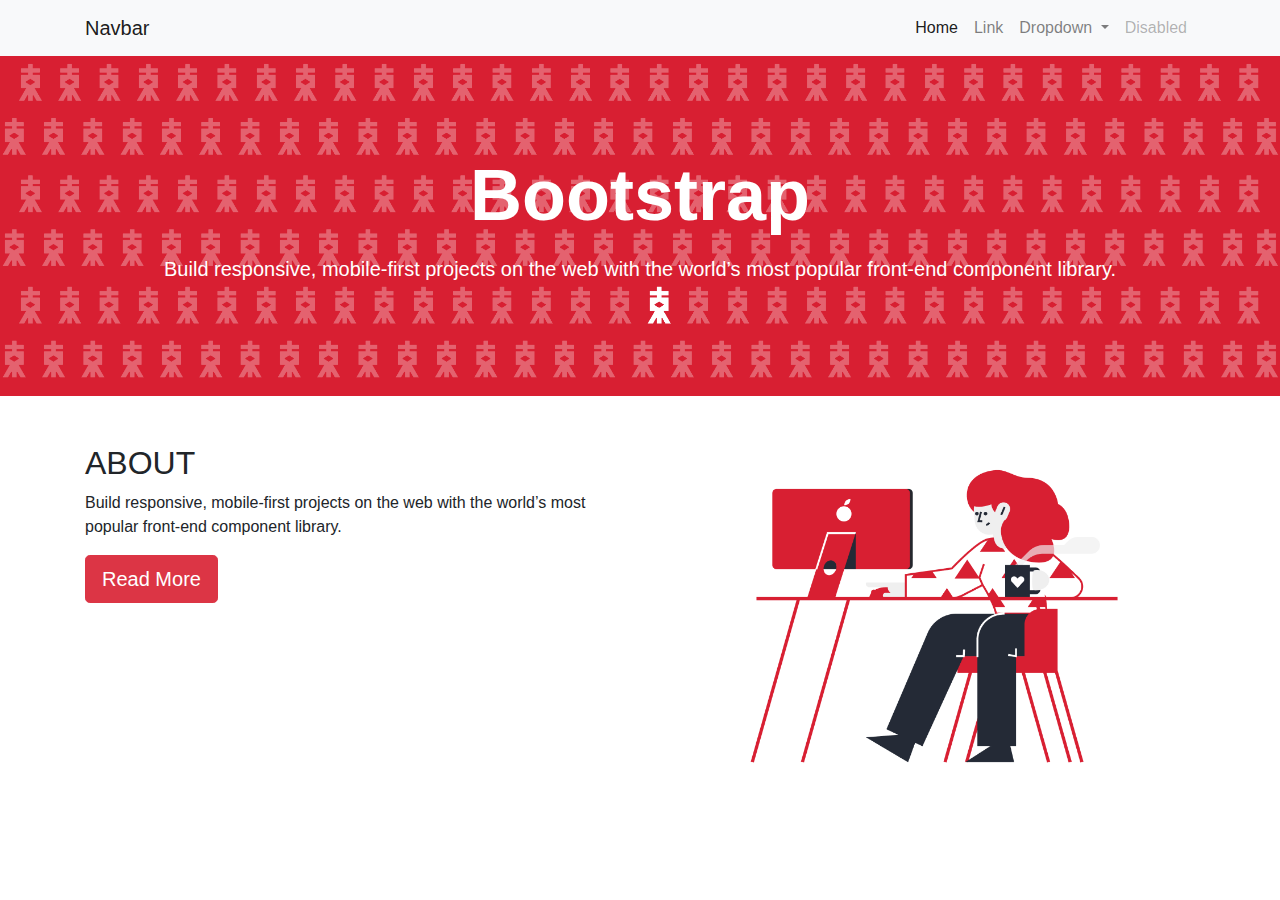
<file: index.html>
<!doctype html>
<html lang="ja">
  <head>
    <!-- Required meta tags -->
    <meta charset="utf-8">
    <meta name="viewport" content="width=device-width, initial-scale=1, shrink-to-fit=no">

    <!-- Bootstrap CSS -->
    <link rel="stylesheet" href="https://stackpath.bootstrapcdn.com/bootstrap/4.4.1/css/bootstrap.min.css" integrity="sha384-Vkoo8x4CGsO3+Hhxv8T/Q5PaXtkKtu6ug5TOeNV6gBiFeWPGFN9MuhOf23Q9Ifjh" crossorigin="anonymous">
    <link rel="stylesheet" href="./css/style.css">
    <title>Hello, world!</title>
  </head>
  <body>

    <nav class="navbar navbar-expand-lg navbar-light bg-light">
        <div class="container">
            <a class="navbar-brand" href="#">Navbar</a>
            <button class="navbar-toggler" type="button" data-toggle="collapse" data-target="#navbarSupportedContent" aria-controls="navbarSupportedContent" aria-expanded="false" aria-label="Toggle navigation">
              <span class="navbar-toggler-icon"></span>
            </button>
          
            <div class="collapse navbar-collapse" id="navbarSupportedContent">
              <ul class="navbar-nav ml-auto">
                <li class="nav-item active">
                  <a class="nav-link" href="#">Home <span class="sr-only">(current)</span></a>
                </li>
                <li class="nav-item">
                  <a class="nav-link" href="#">Link</a>
                </li>
                <li class="nav-item dropdown">
                  <a class="nav-link dropdown-toggle" href="#" id="navbarDropdown" role="button" data-toggle="dropdown" aria-haspopup="true" aria-expanded="false">
                    Dropdown
                  </a>
                  <div class="dropdown-menu" aria-labelledby="navbarDropdown">
                    <a class="dropdown-item" href="#">Action</a>
                    <a class="dropdown-item" href="#">Another action</a>
                    <div class="dropdown-divider"></div>
                    <a class="dropdown-item" href="#">Something else here</a>
                  </div>
                </li>
                <li class="nav-item">
                  <a class="nav-link disabled" href="#" tabindex="-1" aria-disabled="true">Disabled</a>
                </li>
              </ul>
            
            </div>
            
        </div>
       
      </nav>

      <section class="top py-5 text-white">

        <div class="container py-5">
            <h1 class="text-center  display-3 font-weight-bold mb-3">Bootstrap</h1>
            <p class="text-center lead">Build responsive, mobile-first projects on the web with the world’s most popular front-end component library.</p>
        </div>


      </section>


     <section class="about py-5">
       <div class="container">
         <div class="row">

              <div class="col-md-6 mb-5 ">
              <h2>ABOUT</h2>
              <p>Build responsive, mobile-first projects on the web with the world’s most popular front-end component library.</p>
              <button class="btn btn-danger btn-lg">Read More</button>
              </div>

             <div class="col-md-6">
             <img src="./img/about.png" alt="" class="w-100">
            </div>
            
         </div>
       </div>

     </section>

      <section class="service">
        
      </section>


      <section class="plans">


      </section>


      <section class="contact">

      </section>


      <footer>

      </footer>



    <!-- Optional JavaScript -->
    <!-- jQuery first, then Popper.js, then Bootstrap JS -->
    <script src="https://code.jquery.com/jquery-3.4.1.slim.min.js" integrity="sha384-J6qa4849blE2+poT4WnyKhv5vZF5SrPo0iEjwBvKU7imGFAV0wwj1yYfoRSJoZ+n" crossorigin="anonymous"></script>
    <script src="https://cdn.jsdelivr.net/npm/popper.js@1.16.0/dist/umd/popper.min.js" integrity="sha384-Q6E9RHvbIyZFJoft+2mJbHaEWldlvI9IOYy5n3zV9zzTtmI3UksdQRVvoxMfooAo" crossorigin="anonymous"></script>
    <script src="https://stackpath.bootstrapcdn.com/bootstrap/4.4.1/js/bootstrap.min.js" integrity="sha384-wfSDF2E50Y2D1uUdj0O3uMBJnjuUD4Ih7YwaYd1iqfktj0Uod8GCExl3Og8ifwB6" crossorigin="anonymous"></script>
  </body>
</html>
</file>
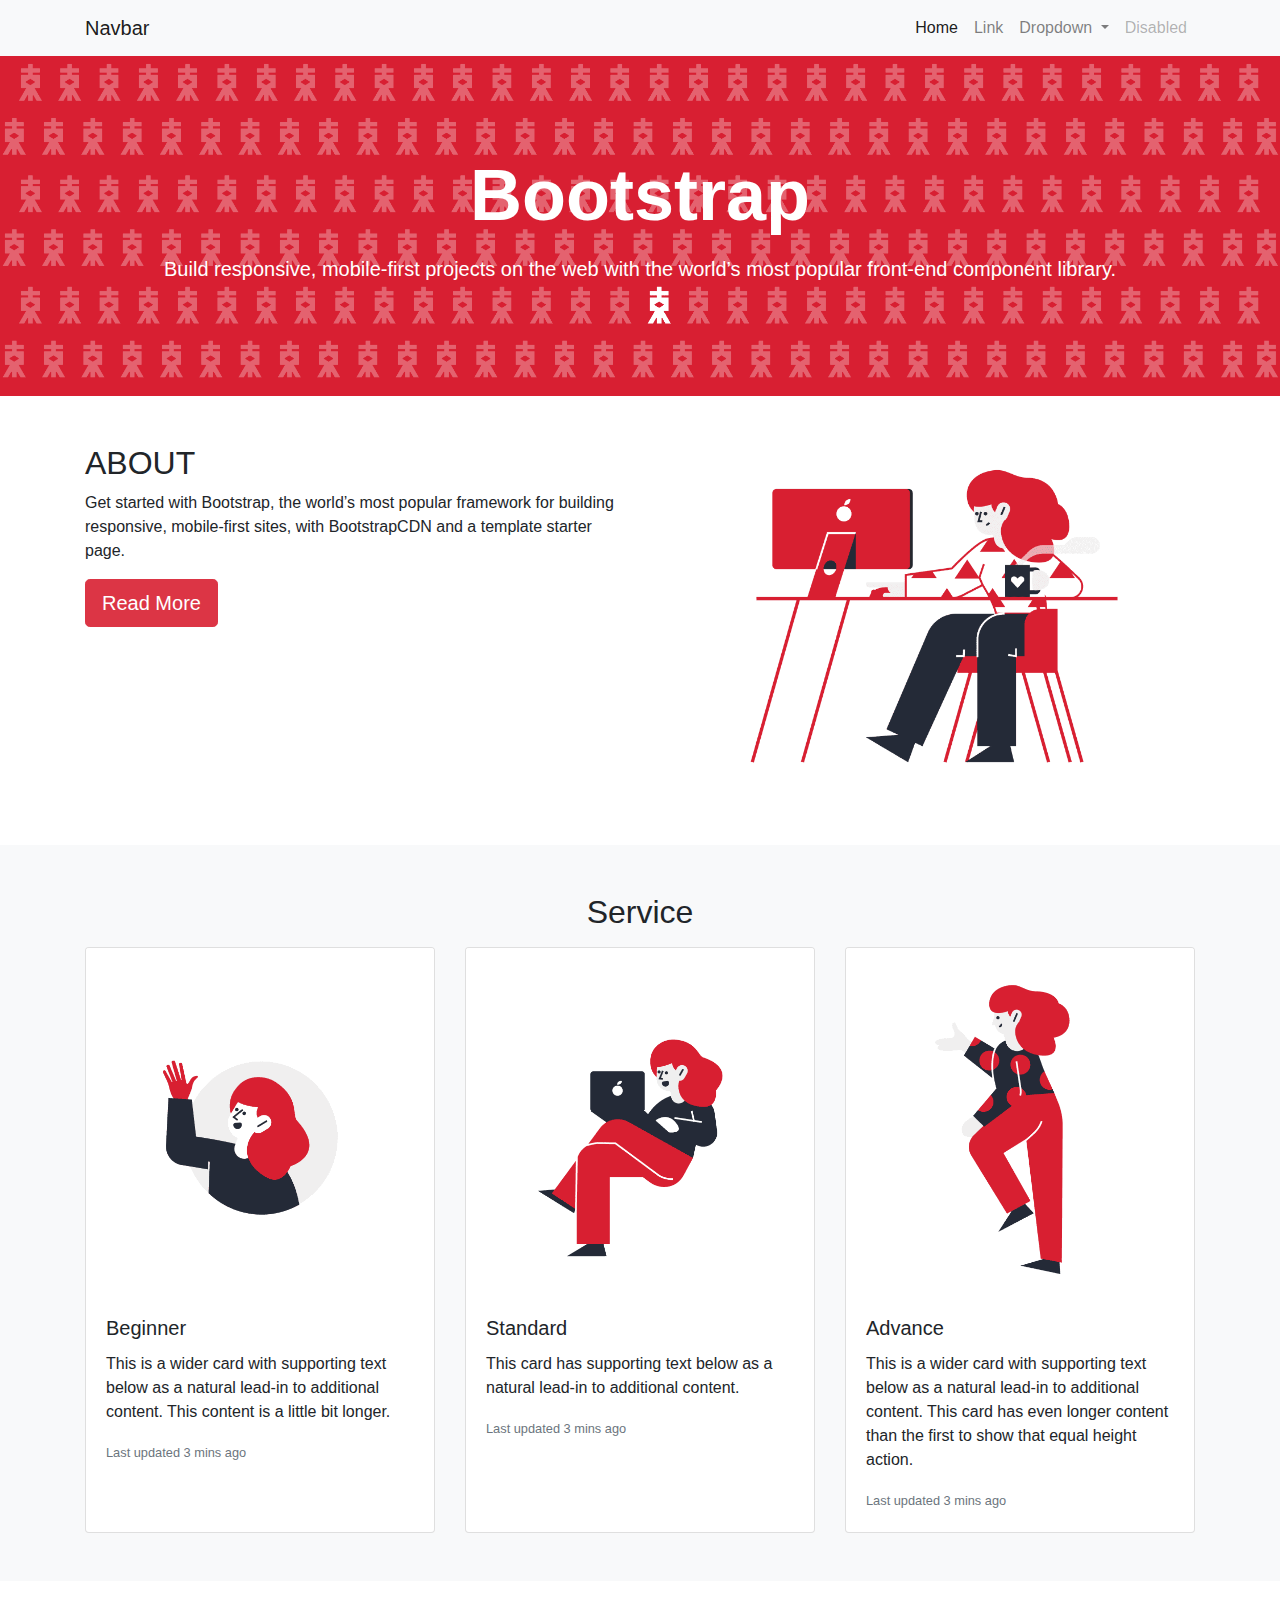
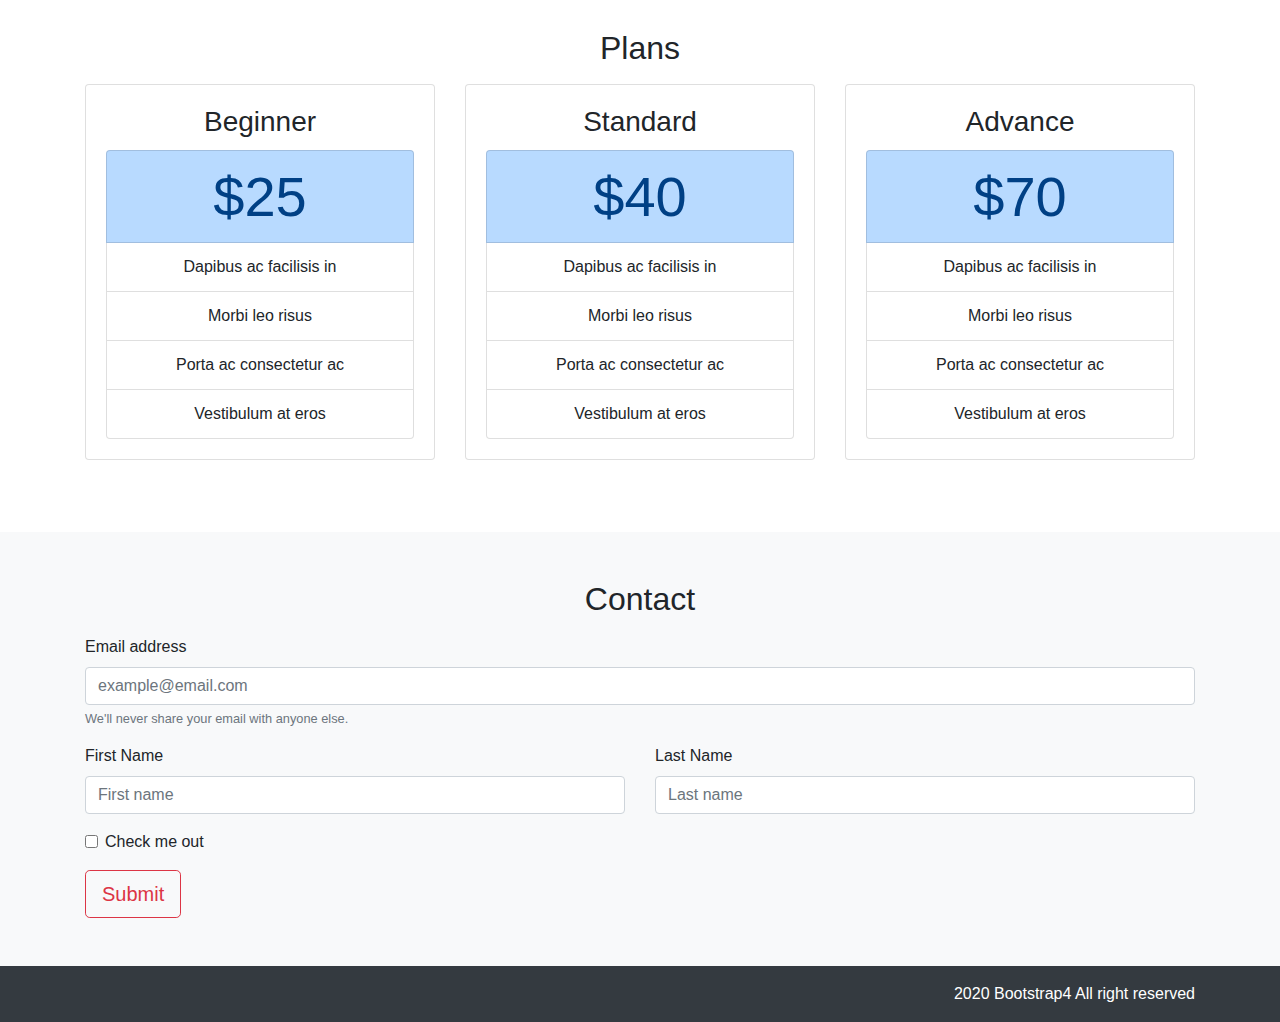
<file: complete/index.html>
<!doctype html>
<html lang="ja">

<head>
  <!-- Required meta tags -->
  <meta charset="utf-8">
  <meta name="viewport" content="width=device-width, initial-scale=1, shrink-to-fit=no">

  <!-- Bootstrap CSS -->
  <link rel="stylesheet" href="https://stackpath.bootstrapcdn.com/bootstrap/4.4.1/css/bootstrap.min.css"
    integrity="sha384-Vkoo8x4CGsO3+Hhxv8T/Q5PaXtkKtu6ug5TOeNV6gBiFeWPGFN9MuhOf23Q9Ifjh" crossorigin="anonymous">
  <link rel="stylesheet" href="./css/style.css">
  <title>Bootstrap練習</title>
</head>

<body>

  <nav class="navbar navbar-expand-lg navbar-light bg-light">
    <div class="container">
      <a class="navbar-brand" href="#">Navbar</a>
      <button class="navbar-toggler" type="button" data-toggle="collapse" data-target="#navbarSupportedContent"
        aria-controls="navbarSupportedContent" aria-expanded="false" aria-label="Toggle navigation">
        <span class="navbar-toggler-icon"></span>
      </button>

      <div class="collapse navbar-collapse" id="navbarSupportedContent">
        <ul class="navbar-nav ml-auto">
          <li class="nav-item active">
            <a class="nav-link" href="#">Home <span class="sr-only">(current)</span></a>
          </li>
          <li class="nav-item">
            <a class="nav-link" href="#">Link</a>
          </li>
          <li class="nav-item dropdown">
            <a class="nav-link dropdown-toggle" href="#" id="navbarDropdown" role="button" data-toggle="dropdown"
              aria-haspopup="true" aria-expanded="false">
              Dropdown
            </a>
            <div class="dropdown-menu" aria-labelledby="navbarDropdown">
              <a class="dropdown-item" href="#">Action</a>
              <a class="dropdown-item" href="#">Another action</a>
              <div class="dropdown-divider"></div>
              <a class="dropdown-item" href="#">Something else here</a>
            </div>
          </li>
          <li class="nav-item">
            <a class="nav-link disabled" href="#" tabindex="-1" aria-disabled="true">Disabled</a>
          </li>
        </ul>
      </div>
    </div>
  </nav>

  <div class="top py-5">
    <div class="container py-5 text-center text-white">
        <h1 class="display-3 mb-3 font-weight-bolder">Bootstrap</h1>
        <p class="lead">Build responsive, mobile-first projects on the web with the world’s most popular front-end
          component library.</p>
      </div>
  </div>

  <section class="about py-5">
    <div class="container">
      <div class="row">
        <div class="col-md-6 mb-4">
          <h2>ABOUT</h2>
          <p>Get started with Bootstrap, the world’s most popular framework for building responsive, mobile-first sites,
            with
            BootstrapCDN and a template starter page.</p>
          <button class="btn btn-lg btn-danger">Read More</button>
        </div>
        <div class="col-md-6">
          <img src="./img/about.png" class="w-100 rounded-lg">
        </div>
      </div>
    </div>
  </section>

  <!-- カード形式を作っていく -->
  <section class="service py-5 bg-light">
    <div class="container">
      <h2 class="text-center mb-3">Service</h2>
        <div class="card-deck row-cols-md-2">
          <div class="card">
            <img src="./img/beginner.png" class="card-img-top" alt="...">
            <div class="card-body">
              <h5 class="card-title">Beginner</h5>
              <p class="card-text">This is a wider card with supporting text below as a natural lead-in to additional
                content.
                This content is a little bit longer.</p>
              <p class="card-text"><small class="text-muted">Last updated 3 mins ago</small></p>
            </div>
          </div>
          <div class="card">
            <img src="./img/standard.png" class="card-img-top" alt="...">
            <div class="card-body">
              <h5 class="card-title">Standard</h5>
              <p class="card-text">This card has supporting text below as a natural lead-in to additional content.</p>
              <p class="card-text"><small class="text-muted">Last updated 3 mins ago</small></p>
            </div>
          </div>
          <div class="card">
            <img src="./img/advance.png" class="card-img-top" alt="...">
            <div class="card-body">
              <h5 class="card-title">Advance</h5>
              <p class="card-text">This is a wider card with supporting text below as a natural lead-in to additional
                content.
                This card has even longer content than the first to show that equal height action.</p>
              <p class="card-text"><small class="text-muted">Last updated 3 mins ago</small></p>
            </div>
          </div>
        </div>
      </div>
  </section>

  <section class="plan text-center py-5">
    <div class="container">
      <h2 class="text-center mb-3">Plans</h2>
      <div class="row row-cols-1 row-cols-md-3">
        <div class="col mb-4">
          <div class="card">
            <div class="card-body">
              <h3 class="card-title">Beginner</h3>
              <ul class="list-group">
                <li class="list-group-item list-group-item-primary display-4">$25</li>
                <li class="list-group-item">Dapibus ac facilisis in</li>
                <li class="list-group-item">Morbi leo risus</li>
                <li class="list-group-item">Porta ac consectetur ac</li>
                <li class="list-group-item">Vestibulum at eros</li>
              </ul>
            </div>
          </div>
        </div>

        <div class="col mb-4">
          <div class="card">
            <div class="card-body">
              <h3 class="card-title">Standard</h3>
              <ul class="list-group">
                <li class="list-group-item list-group-item-primary display-4">$40</li>
                <li class="list-group-item">Dapibus ac facilisis in</li>
                <li class="list-group-item">Morbi leo risus</li>
                <li class="list-group-item">Porta ac consectetur ac</li>
                <li class="list-group-item">Vestibulum at eros</li>
              </ul>
            </div>
          </div>
        </div>

        <div class="col mb-4">
          <div class="card">
            <div class="card-body">
              <h3 class="card-title">Advance</h3>
              <ul class="list-group">
                <li class="list-group-item list-group-item-primary display-4">$70</li>
                <li class="list-group-item">Dapibus ac facilisis in</li>
                <li class="list-group-item">Morbi leo risus</li>
                <li class="list-group-item">Porta ac consectetur ac</li>
                <li class="list-group-item">Vestibulum at eros</li>
              </ul>
            </div>
          </div>
        </div>

      </div>
    </div>
  </section>


  <section class="contact bg-light py-5">
    <div class="container">
      <h2 class="text-center mb-3">Contact</h2>
      <form action="##" method="post">
        <div class="form-group">
          <label for="exampleInputEmail1">Email address</label>
          <input type="email" class="form-control" id="exampleInputEmail1" aria-describedby="emailHelp" placeholder="example@email.com">
          <small id="emailHelp" class="form-text text-muted">We'll never share your email with anyone else.</small>
        </div>
        <div class="row mb-3">
          <div class="col">
            <label for="firstName">First Name</label>
            <input type="text" id="firstName" class="form-control" placeholder="First name">
          </div>
          <div class="col">
            <label for="lastName">Last Name</label>
            <input type="text" id="lastName" class="form-control" placeholder="Last name">
          </div>
        </div>
        <div class="form-group form-check">
          <input type="checkbox" class="form-check-input" id="exampleCheck1">
          <label class="form-check-label" for="exampleCheck1">Check me out</label>
        </div>
        <button type="submit" class="btn btn-outline-danger btn-lg">Submit</button>
      </form>
    </div>
  </section>


  <footer class="bg-dark text-white py-3">
    <div class="container">
        <p class="text-right mb-0">2020 Bootstrap4 All right reserved</p>
    </div>
  </footer>


  <!-- Optional JavaScript -->
  <!-- jQuery first, then Popper.js, then Bootstrap JS -->
  <script src="https://code.jquery.com/jquery-3.4.1.slim.min.js"
    integrity="sha384-J6qa4849blE2+poT4WnyKhv5vZF5SrPo0iEjwBvKU7imGFAV0wwj1yYfoRSJoZ+n"
    crossorigin="anonymous"></script>
  <script src="https://cdn.jsdelivr.net/npm/popper.js@1.16.0/dist/umd/popper.min.js"
    integrity="sha384-Q6E9RHvbIyZFJoft+2mJbHaEWldlvI9IOYy5n3zV9zzTtmI3UksdQRVvoxMfooAo"
    crossorigin="anonymous"></script>
  <script src="https://stackpath.bootstrapcdn.com/bootstrap/4.4.1/js/bootstrap.min.js"
    integrity="sha384-wfSDF2E50Y2D1uUdj0O3uMBJnjuUD4Ih7YwaYd1iqfktj0Uod8GCExl3Og8ifwB6"
    crossorigin="anonymous"></script>
</body>

</html>
</file>
<file: css/style.css>
@charset "UTF-8";

.top{

    background-image: url(../img/top.png);
    background-size: cover;

}
</file>
<file: complete/css/style.css>
@charset "UTF-8";



.top {
  background-image: url(../img/top.png);
  background-size: cover;
}
</file>
